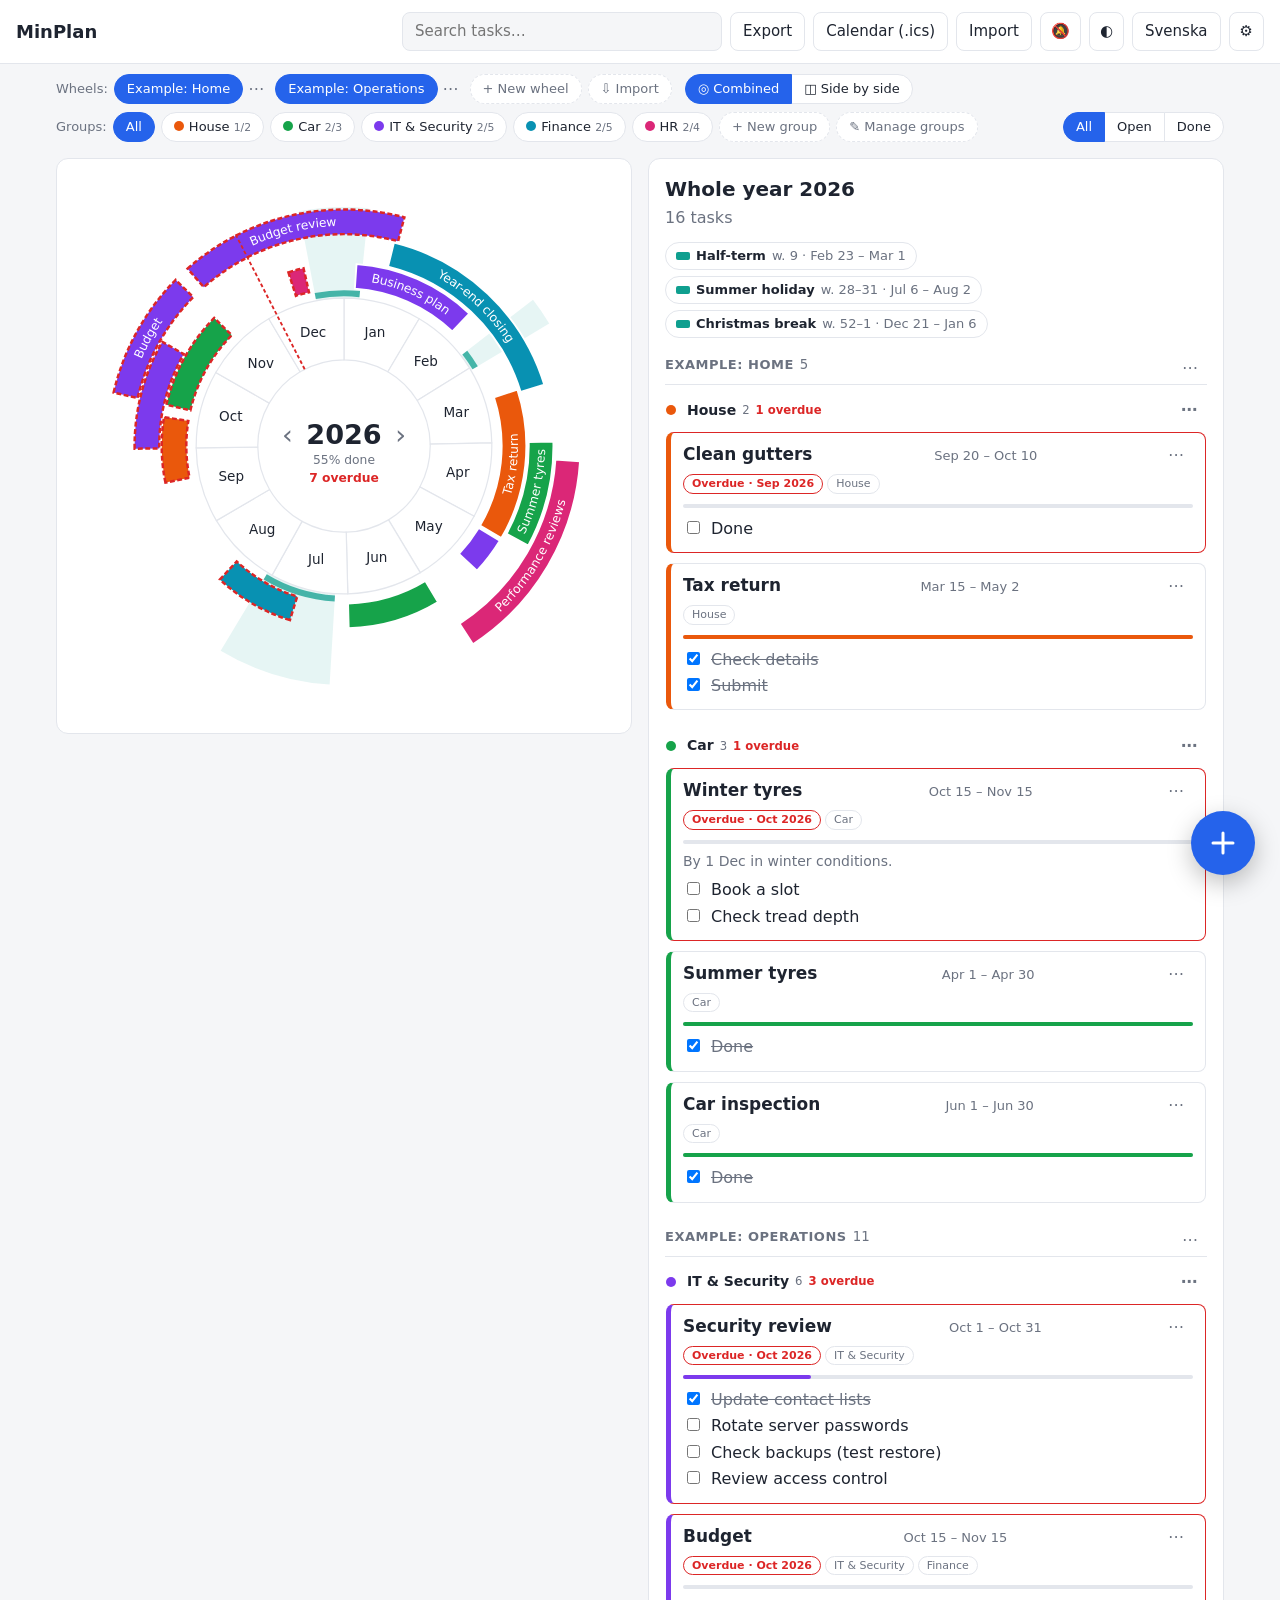
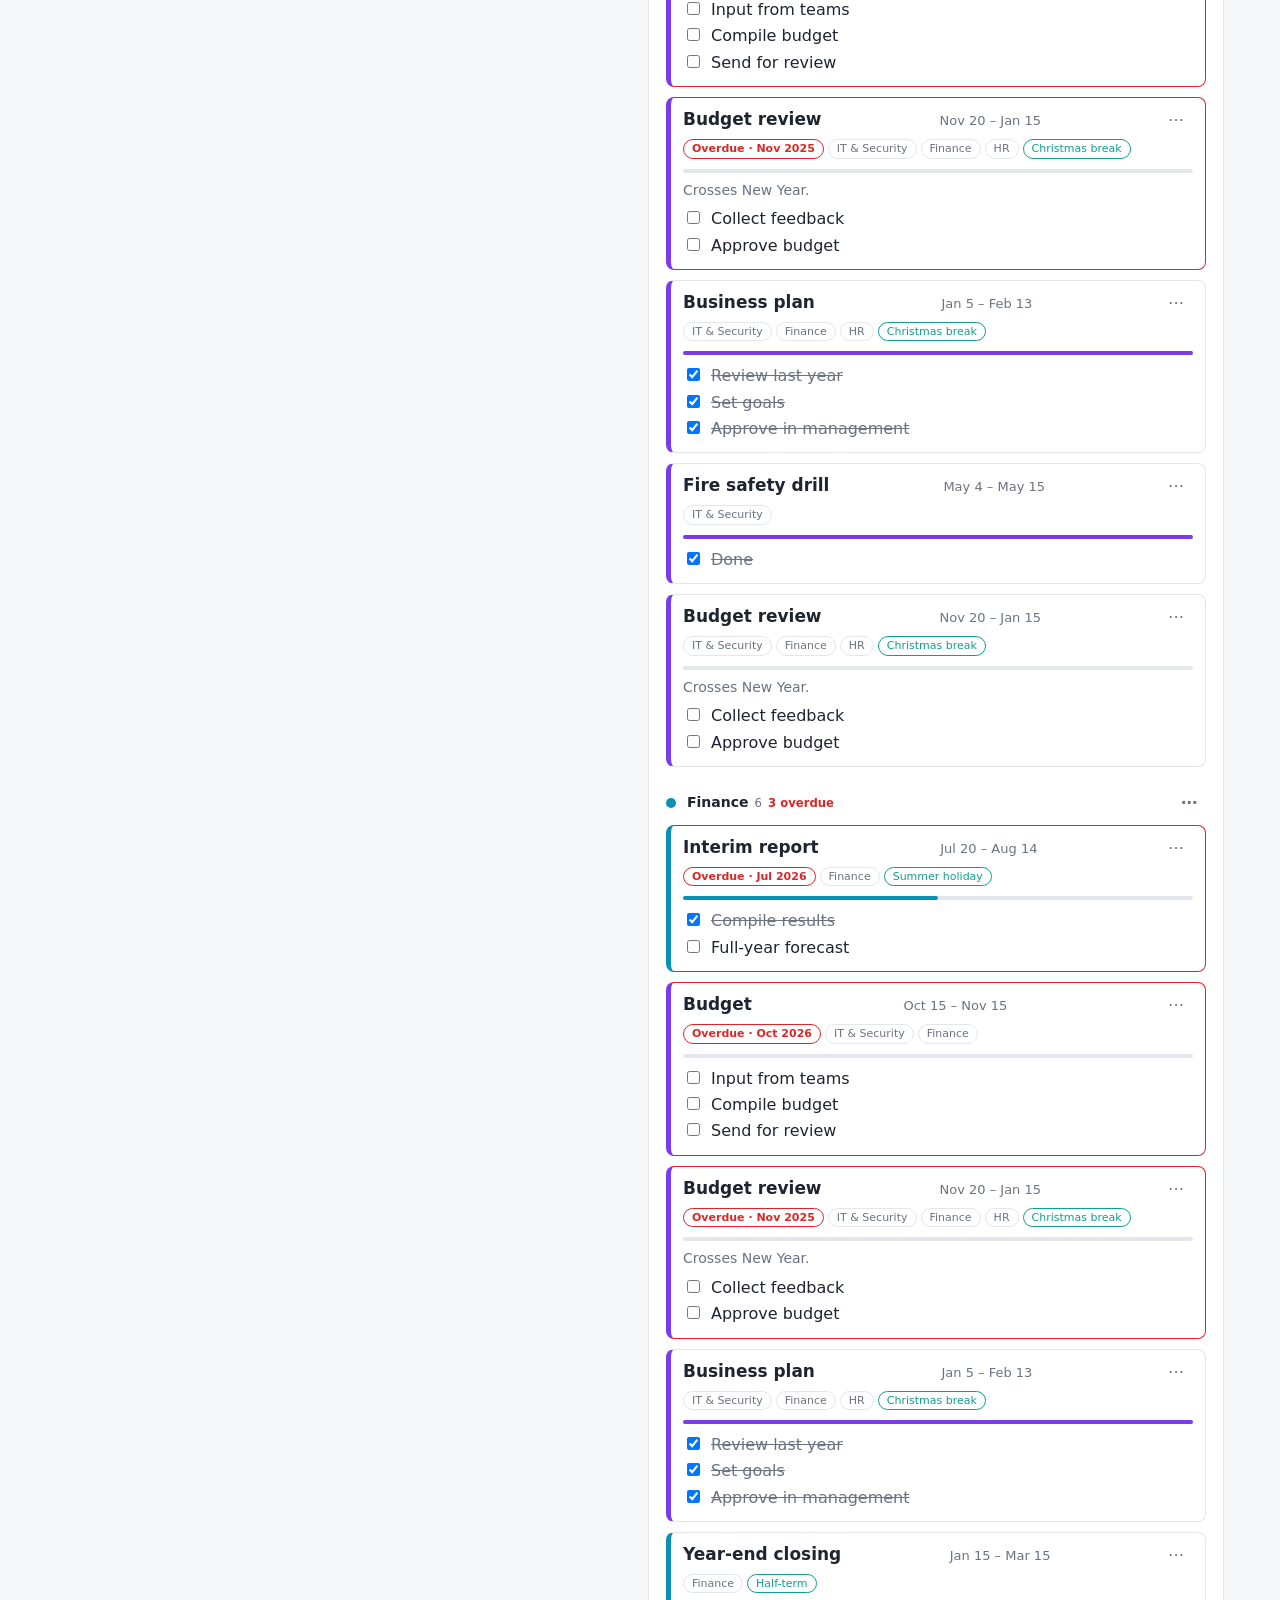
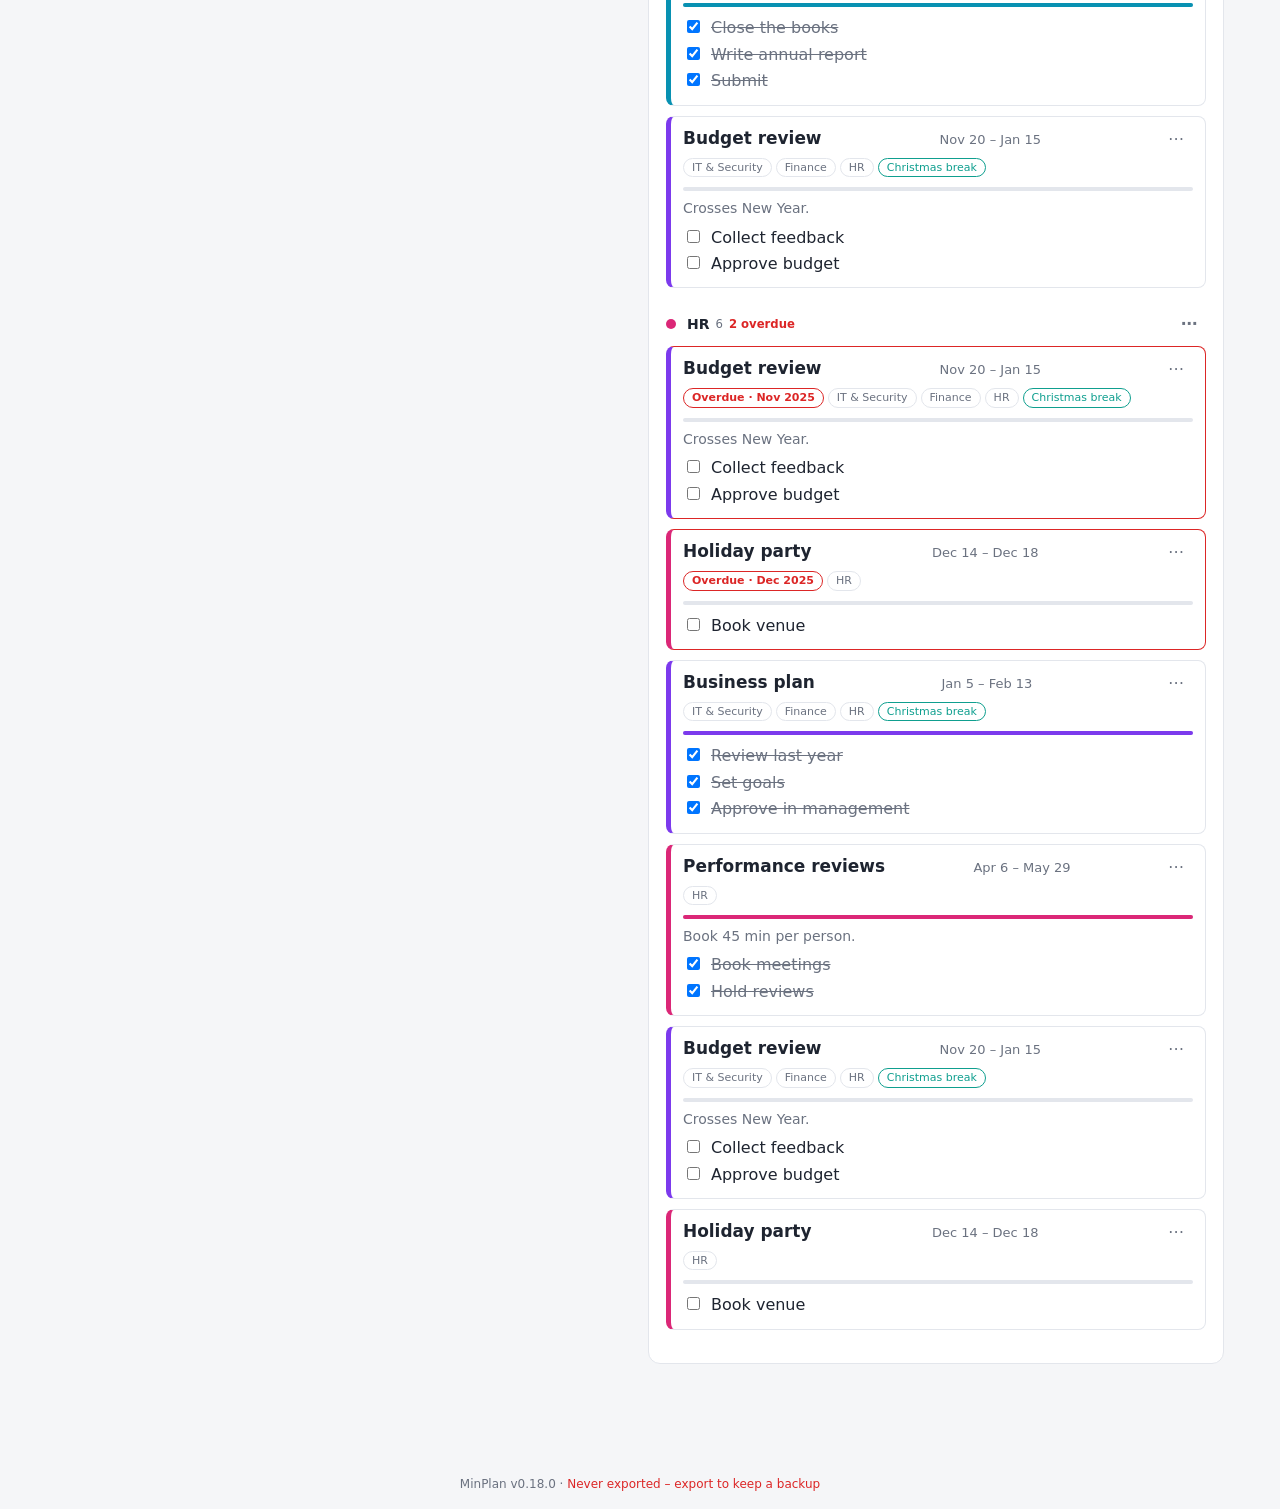
<file: index.html>
<!doctype html>
<html lang="sv">

<head>
  <meta charset="utf-8">
  <meta name="viewport" content="width=device-width, initial-scale=1">
  <meta http-equiv="Content-Security-Policy"
    content="default-src 'self'; style-src 'self' 'unsafe-inline'; img-src 'self' data:; object-src 'none'; base-uri 'none'">
  <meta name="theme-color" content="#2563eb">
  <title>MinPlan</title>
  <link rel="manifest" href="manifest.webmanifest">
  <link rel="icon" href="icon.svg" type="image/svg+xml">
  <link rel="stylesheet" href="css/app.css">
  <script type="module" src="js/app.js"></script>
</head>

<body>
  <header>
    <h1 data-i18n="appName">MinPlan</h1>
    <input id="search" type="search" data-i18n-ph="search">
    <button id="btn-export" data-i18n="export"></button>
    <button id="btn-ics" data-i18n="calendar" data-i18n-title="calendarHint"></button>
    <button id="btn-import" data-i18n="import"></button>
    <button id="btn-notify" class="icon" hidden></button>
    <button id="btn-theme" class="icon"></button>
    <button id="btn-lang"></button>
    <button id="btn-settings" class="icon" data-i18n-title="settings">⚙</button>
  </header>

  <nav class="filters">
    <div id="wheels" class="chips wheels"></div>
    <div id="chips" class="chips"></div>
    <div id="status" class="seg" role="group" data-i18n-title="status"></div>
  </nav>

  <main id="main">
    <section class="card" id="wheel-area"></section>
    <section class="card" id="panel" aria-live="polite"></section>
  </main>

  <footer><span data-i18n="appName"></span> <span id="version"></span> · <span id="backup"></span></footer>

  <dialog id="dlg-task">
    <form id="form-task">
      <h2 id="task-heading"></h2>
      <label><span data-i18n="title"></span><input name="title" required></label>
      <label><span data-i18n="repeat"></span><select name="repeat">
        <option value="date" data-i18n="repeatDate"></option><option value="weeks" data-i18n="repeatWeeks"></option></select></label>
      <div class="row when-date">
        <label><span data-i18n="start"></span><input name="start" class="date" required maxlength="10" inputmode="numeric" autocomplete="off" data-i18n-ph="dateFmt"></label>
        <label><span data-i18n="end"></span><input name="end" class="date" required maxlength="10" inputmode="numeric" autocomplete="off" data-i18n-ph="dateFmt"></label>
      </div>
      <div class="row when-rule" hidden>
        <label><span data-i18n="ruleFrom"></span><select name="nth"></select></label>
        <label><span data-i18n="ruleMonth"></span><select name="rmonth"></select></label>
        <label class="narrow"><span data-i18n="ruleWeeks"></span><input name="rweeks" type="number" min="1" max="26" inputmode="numeric"></label>
      </div>
      <small class="muted when-hint"></small>
      <fieldset>
        <legend data-i18n="units"></legend>
        <div id="task-units"></div>
        <small class="muted" id="task-units-hint" data-i18n="copiesHint"></small>
      </fieldset>
      <label><span data-i18n="note"></span><textarea name="note" rows="2"></textarea></label>
      <label><span data-i18n="checklist"></span><textarea name="items" rows="5" data-i18n-ph="checklistHint"></textarea></label>
      <div class="remind">
        <label class="check"><input type="checkbox" name="remind"><span data-i18n="remindMe"></span></label>
        <label class="check"><input name="remindDays" type="number" min="0" max="365" inputmode="numeric"><span data-i18n="daysBefore"></span></label>
      </div>
      <label class="check"><input type="checkbox" name="notify"><span data-i18n="notifyTask"></span></label>
      <div class="actions">
        <button type="button" id="task-delete" class="danger" data-i18n="delete"></button>
        <span class="spacer"></span>
        <button type="button" data-close data-i18n="cancel"></button>
        <button class="primary" data-i18n="save"></button>
      </div>
    </form>
  </dialog>

  <dialog id="dlg-units">
    <h2 data-i18n="manageUnits"></h2>
    <p class="muted hint" data-i18n="unitsHint"></p>
    <div id="unit-list"></div>
    <div class="actions">
      <span class="spacer"></span>
      <button type="button" class="primary" data-close data-i18n="close"></button>
    </div>
  </dialog>

  <dialog id="dlg-new">
    <form id="form-new">
      <h2 data-i18n="newWheelTitle"></h2>
      <label><span data-i18n="wheelName"></span><input name="name" required></label>
      <fieldset>
        <legend data-i18n="startWith"></legend>
        <label class="check"><input type="radio" name="from" value="empty" checked><span data-i18n="startEmpty"></span></label>
        <label class="check"><input type="radio" name="from" value="example"><span data-i18n="startExample"></span></label>
      </fieldset>
      <label class="check" id="clear-box"><input type="checkbox" name="clear" checked><span id="clear-text"></span></label>
      <small class="muted" id="clear-kept"></small>
      <div class="actions">
        <span class="spacer"></span>
        <button type="button" data-close data-i18n="cancel"></button>
        <button class="primary" data-i18n="create"></button>
      </div>
    </form>
  </dialog>

  <dialog id="dlg-wheel">
    <form id="form-wheel">
      <h2 data-i18n="wheelSettings"></h2>
      <label><span data-i18n="wheelName"></span><input name="name" required></label>
      <div class="actions">
        <button type="button" id="wheel-delete" class="danger" data-i18n="delete"></button>
        <span class="spacer"></span>
        <button type="button" data-close data-i18n="cancel"></button>
        <button class="primary" data-i18n="save"></button>
      </div>
    </form>
  </dialog>
  <dialog id="dlg-period">
    <form id="form-period">
      <h2 id="period-heading"></h2>
      <label><span data-i18n="periodName"></span><input name="name" required data-i18n-ph="periodPh"></label>
      <label hidden><span data-i18n="wheel"></span><select name="wheel"></select></label>
      <label><span data-i18n="repeat"></span><select name="repeat">
        <option value="date" data-i18n="repeatDate"></option><option value="weeks" data-i18n="repeatWeeks"></option></select></label>
      <div class="row when-date">
        <label><span data-i18n="start"></span><input name="start" class="date" required maxlength="10" inputmode="numeric" autocomplete="off" data-i18n-ph="dateFmt"></label>
        <label><span data-i18n="end"></span><input name="end" class="date" required maxlength="10" inputmode="numeric" autocomplete="off" data-i18n-ph="dateFmt"></label>
      </div>
      <div class="row when-rule" hidden>
        <label><span data-i18n="ruleFrom"></span><select name="nth"></select></label>
        <label><span data-i18n="ruleMonth"></span><select name="rmonth"></select></label>
        <label class="narrow"><span data-i18n="ruleWeeks"></span><input name="rweeks" type="number" min="1" max="26" inputmode="numeric"></label>
      </div>
      <small class="muted when-hint"></small>
      <label class="check"><input type="checkbox" name="recurring"><span data-i18n="recurring"></span></label>
      <small class="muted" data-i18n="recurringHint"></small>
      <div class="remind">
        <label class="check"><input type="checkbox" name="remind"><span data-i18n="remindMe"></span></label>
        <label class="check"><input name="remindDays" type="number" min="0" max="365" inputmode="numeric"><span data-i18n="daysBefore"></span></label>
      </div>
      <div class="actions">
        <button type="button" id="period-delete" class="danger" data-i18n="delete"></button>
        <span class="spacer"></span>
        <button type="button" data-close data-i18n="cancel"></button>
        <button class="primary" data-i18n="save"></button>
      </div>
    </form>
  </dialog>

  <dialog id="dlg-settings">
    <form id="form-settings">
      <h2 data-i18n="settings"></h2>
      <fieldset>
        <legend data-i18n="appearance"></legend>
        <label><span data-i18n="textSize"></span>
          <span class="range"><input type="range" name="fs" min="90" max="160" step="10"><output id="fs-out"></output></span></label>
        <label><span data-i18n="pageWidth"></span><select name="width">
          <option value="normal" data-i18n="widthNormal"></option><option value="wide" data-i18n="widthWide"></option>
          <option value="full" data-i18n="widthFull"></option></select></label>
        <label><span data-i18n="cols"></span><select name="cols">
          <option value="wheel" data-i18n="colsWheel"></option><option value="even" data-i18n="colsEven"></option>
          <option value="list" data-i18n="colsList"></option></select></label>
        <label><span data-i18n="themeLabel"></span><select name="theme">
          <option value="auto" data-i18n="themeOptAuto"></option><option value="light" data-i18n="themeOptLight"></option>
          <option value="dark" data-i18n="themeOptDark"></option></select></label>
        <label><span data-i18n="language"></span><select name="lang">
          <option value="sv">Svenska</option><option value="en">English</option></select></label>
      </fieldset>
      <fieldset>
        <legend data-i18n="wheels"></legend>
        <div id="set-wheels" class="checks"></div>
        <button type="button" id="set-code" data-i18n="addFromCode"></button>
        <label><span data-i18n="layout"></span><select name="layout">
          <option value="merged" data-i18n="merged"></option><option value="split" data-i18n="split"></option></select></label>
      </fieldset>
      <fieldset>
        <legend data-i18n="units"></legend>
        <button type="button" id="set-units" data-i18n="manageUnits"></button>
      </fieldset>
      <fieldset id="set-notify-box">
        <legend data-i18n="notifications"></legend>
        <label class="check"><input type="checkbox" name="notify"><span data-i18n="notifySetting"></span></label>
      </fieldset>
      <div class="actions">
        <span class="spacer"></span>
        <button type="button" class="primary" data-close data-i18n="close"></button>
      </div>
    </form>
  </dialog>

  <dialog id="dlg-share">
    <h2 data-i18n="shareTitle"></h2>
    <p class="muted hint" data-i18n="shareHint"></p>
    <textarea id="share-code" class="code" rows="6" readonly></textarea>
    <div class="actions">
      <button type="button" id="share-link" data-i18n="copyLink"></button>
      <span class="spacer"></span>
      <button type="button" data-close data-i18n="close"></button>
      <button type="button" id="share-copy" class="primary" data-i18n="copyCode"></button>
    </div>
  </dialog>

  <dialog id="dlg-export">
    <h2 data-i18n="exportTitle"></h2>
    <p class="muted hint" data-i18n="exportHint"></p>
    <label><span data-i18n="wheel"></span><select id="export-wheel"></select></label>
    <textarea id="export-text" class="code" rows="10" readonly></textarea>
    <div class="actions">
      <button type="button" id="export-all" hidden></button>
      <span class="spacer"></span>
      <button type="button" data-close data-i18n="close"></button>
      <button type="button" id="export-file" data-i18n="downloadFile"></button>
      <button type="button" id="export-copy" class="primary" data-i18n="copyText"></button>
    </div>
  </dialog>

  <dialog id="dlg-code">
    <form id="form-code">
      <h2 data-i18n="addFromCode"></h2>
      <p class="muted hint" data-i18n="codeHint"></p>
      <textarea name="code" class="code" rows="6" required data-i18n-ph="codePh"></textarea>
      <div class="actions">
        <label class="btn"><span data-i18n="pickFile"></span><input id="file" type="file" accept=".json,application/json" hidden></label>
        <span class="spacer"></span>
        <button type="button" data-close data-i18n="cancel"></button>
        <button class="primary" data-i18n="next"></button>
      </div>
    </form>
  </dialog>

  <dialog id="dlg-import">
    <form id="form-import">
      <h2 data-i18n="importTitle"></h2>
      <p id="import-summary"></p>
      <label class="check"><input type="radio" name="mode" value="add" checked><span data-i18n="importAdd"></span></label>
      <label class="check"><input type="radio" name="mode" value="replace"><span data-i18n="importReplace"></span></label>
      <label><span data-i18n="importTarget"></span><select name="target" disabled></select></label>
      <div class="actions">
        <span class="spacer"></span>
        <button type="button" data-close data-i18n="cancel"></button>
        <button class="primary" data-i18n="import"></button>
      </div>
    </form>
  </dialog>

  <dialog id="dlg-confirm">
    <form method="dialog">
      <p id="confirm-text"></p>
      <div class="actions">
        <span class="spacer"></span>
        <button value="no" data-i18n="cancel"></button>
        <button value="yes" class="primary" data-i18n="confirm"></button>
      </div>
    </form>
  </dialog>

  <div id="fab" class="fab-wrap">
    <div id="fab-menu" class="fab-menu" role="menu" inert></div>
    <button id="fab-btn" class="fab" aria-haspopup="menu" aria-expanded="false" data-i18n-title="addTask"><svg viewBox="0 0 24 24" aria-hidden="true"><path d="M12 4v16M4 12h16"/></svg></button>
  </div>

  <div id="toast" class="toast" role="status" hidden></div>
</body>

</html>
</file>
<file: css/app.css>
:root {
  --bg: #f5f6f8;
  --card: #fff;
  --text: #1e2430;
  --muted: #6b7280;
  --line: #e3e6ec;
  --accent: #2563eb;
  --on-accent: #fff;
  --late: #dc2626;
  --period: #0f9f8f;
  color-scheme: light;
}

/* Tema: system (inget data-theme), eller tvingat via data-theme="light"/"dark" på <html>. */
@media (prefers-color-scheme: dark) {
  :root:not([data-theme="light"]) {
    --bg: #14171c;
    --card: #1d2128;
    --text: #e8eaee;
    --muted: #98a0ae;
    --line: #2d333d;
    --accent: #6ea0ff;
    --on-accent: #0b1220;
    --late: #f87171;
  --period: #2dd4bf;
    color-scheme: dark;
  }
}

:root[data-theme="dark"] {
  --bg: #14171c;
  --card: #1d2128;
  --text: #e8eaee;
  --muted: #98a0ae;
  --line: #2d333d;
  --accent: #6ea0ff;
  --on-accent: #0b1220;
  --late: #f87171;
  --period: #2dd4bf;
  color-scheme: dark;
}

/* Globala inställningar (sätts från ⚙ Inställningar): textstorlek, sidbredd, fördelning hjul/lista. */
:root { --fs: 1; --page-max: 1200px; --c1: 1fr; --c2: 1fr; }

* { box-sizing: border-box; }

body {
  margin: 0;
  font: calc(15px * var(--fs))/1.4 system-ui, sans-serif;
  background: var(--bg);
  color: var(--text);
  min-height: 100vh;
  display: flex;
  flex-direction: column;
}

header {
  display: flex;
  flex-wrap: wrap;
  gap: 8px;
  align-items: center;
  padding: 12px 16px;
  background: var(--card);
  border-bottom: 1px solid var(--line);
}

header h1 { font-size: calc(18px * var(--fs)); margin: 0 auto 0 0; }

input, select, textarea, button, .btn {
  font: inherit;
  color: var(--text);
  background: var(--card);
  border: 1px solid var(--line);
  border-radius: 8px;
  padding: 8px 12px;
}

input[type=search] { background: var(--bg); min-width: 200px; flex: 1 1 200px; max-width: 320px; }
button, .btn, select { cursor: pointer; }
button:hover, .btn:hover { border-color: var(--accent); }
:focus-visible { outline: 2px solid var(--accent); outline-offset: 2px; }
.primary { background: var(--accent); border-color: var(--accent); color: var(--on-accent); }
.danger { color: var(--late); }
.icon { padding: 8px 10px; }
.muted { color: var(--muted); }

.filters {
  display: flex;
  flex-wrap: wrap;
  justify-content: space-between;
  gap: 8px;
  padding: 10px 16px 0;
  max-width: var(--page-max);
  width: 100%;
  margin: 0 auto;
}

.chips { display: flex; flex-wrap: wrap; gap: 6px; align-items: center; }
.chips .label { color: var(--muted); font-size: calc(13px * var(--fs)); }
.wheels { flex-basis: 100%; }
.wchip { position: relative; display: inline-flex; align-items: center; }
.wchip .more { margin-left: 0; padding: 0 4px; }
.wheel-head { position: relative; display: flex; align-items: baseline; gap: 6px; margin: 18px 0 6px; padding-bottom: 4px; border-bottom: 1px solid var(--line); }
.wheel-head h3 { margin: 0; }
.wheel-head small { color: var(--muted); }
.wheel-head .more { align-self: center; }
.unit-wheel { margin-bottom: 14px; }
.unit-wheel h3 { margin-top: 4px; }
.chip { padding: 5px 12px; border-radius: 999px; font-size: calc(13px * var(--fs)); }
.chip small { color: var(--muted); }
.chip.on { background: var(--accent); border-color: var(--accent); color: var(--on-accent); }
.chip.on small { color: inherit; opacity: .8; }
.chip.ghost { border-style: dashed; color: var(--muted); }

.seg { display: flex; }
.seg button { border-radius: 0; font-size: calc(13px * var(--fs)); padding: 5px 12px; margin-left: -1px; }
.seg button:first-child { border-radius: 999px 0 0 999px; }
.seg button:last-child { border-radius: 0 999px 999px 0; }
.seg button.on { background: var(--accent); border-color: var(--accent); color: var(--on-accent); position: relative; }

main {
  display: grid;
  grid-template-columns: minmax(320px, var(--c1)) minmax(300px, var(--c2));
  gap: 16px;
  padding: 16px;
  padding-bottom: 104px; /* plats för +-knappen */
  max-width: var(--page-max);
  width: 100%;
  margin: 0 auto;
  flex: 1;
  align-items: start;
}

@media (max-width: 800px) {
  main { grid-template-columns: 1fr; }
}

/* Sida vid sida: hjulen i ett rutnät över hela bredden, listan under. */
main.split { grid-template-columns: 1fr; }
.wheel-grid { display: grid; grid-template-columns: repeat(auto-fit, minmax(280px, 1fr)); gap: 16px; }
.wheel-grid figure { margin: 0; min-width: 0; }
.wheel-grid figcaption { text-align: center; font-weight: 600; margin-bottom: 4px; overflow-wrap: anywhere; }
.wheel-grid svg { max-width: 460px; margin: 0 auto; }
.layout { margin-left: 8px; }

.card { background: var(--card); border: 1px solid var(--line); border-radius: 12px; padding: 16px; min-width: 0; }

/* ---- Hjulet ---- */
svg { width: 100%; height: auto; display: block; }
#wheel { max-height: calc(100vh - 170px); } /* stor skärm: hjulet får inte bli högre än fönstret */
#panel { font-size: calc(16px * var(--fs)); }
.todo-head .link { font-size: 1.06em; }
svg [tabindex]:focus { outline: none; }
svg [tabindex]:focus-visible { stroke: var(--accent); stroke-width: 3; }
.month { fill: var(--card); stroke: var(--line); cursor: pointer; }
.month:hover, .month.sel { fill: var(--accent); fill-opacity: .18; }
.month-label { font-size: 11px; fill: var(--text); pointer-events: none; text-anchor: middle; dominant-baseline: middle; }
.task { cursor: pointer; stroke: var(--card); stroke-width: 1.5; transition: opacity .15s; }
.task:hover { filter: brightness(1.15); }
.task.late { stroke: var(--late); stroke-width: 2; stroke-dasharray: 4 2; }
.dim { opacity: .15; }
.task-label { font-size: 10px; fill: #fff; pointer-events: none; text-anchor: middle; dominant-baseline: central; }
.period-bg { fill: var(--period); fill-opacity: .1; pointer-events: none; }
.period { fill: var(--period); fill-opacity: .75; cursor: pointer; }
.period:hover { fill-opacity: 1; }
.today { stroke: var(--late); stroke-width: 1.5; stroke-dasharray: 3 2; }
.center-year { font-size: 22px; font-weight: 700; fill: var(--text); text-anchor: middle; }
.center-sub { font-size: 10px; fill: var(--muted); text-anchor: middle; }
.center-late { font-size: 10px; fill: var(--late); text-anchor: middle; font-weight: 600; }
.nav { font-size: 22px; fill: var(--muted); text-anchor: middle; cursor: pointer; user-select: none; }
.nav:hover { fill: var(--accent); }

/* ---- Listan ---- */
.panel-head { display: flex; justify-content: space-between; align-items: start; gap: 8px; margin-bottom: 12px; }
.panel-head button { font-size: calc(13px * var(--fs)); padding: 5px 10px; white-space: nowrap; }
h2 { margin: 0 0 4px; font-size: calc(20px * var(--fs)); overflow-wrap: anywhere; }
h3 { font-size: calc(13px * var(--fs)); text-transform: uppercase; letter-spacing: .04em; color: var(--muted); margin: 16px 0 8px; }
.sub, .empty { color: var(--muted); }

.group { display: flex; flex-direction: column; gap: 10px; padding: 6px; margin: 0 -6px 10px; border-radius: 10px; border: 1px dashed transparent; }
.group-head { position: relative; display: flex; align-items: center; gap: 6px; font-weight: 600; font-size: calc(14px * var(--fs)); }
.group-head small { color: var(--muted); font-weight: 400; }
.group-head .late-count { color: var(--late); font-weight: 600; }
.group-name { overflow-wrap: anywhere; }
.drop-hint { margin: 0; font-size: calc(13px * var(--fs)); color: var(--muted); }
.is-dragging :is([data-drop-unit], [data-drop-wheel]) { border-color: var(--line); }
.is-dragging .chip[data-drop-unit] { border-style: dashed; border-color: var(--accent); }
.drop-over, .is-dragging .drop-over { border-color: var(--accent); background: color-mix(in srgb, var(--accent) 10%, transparent); }
.dragging { opacity: .4; }

.more { margin-left: auto; padding: 0 8px; line-height: 22px; border-color: transparent; background: none; color: var(--muted); font-size: calc(16px * var(--fs)); }
.more:hover, .more[aria-expanded="true"] { border-color: var(--line); color: var(--text); }
.menu {
  position: absolute;
  right: 0;
  top: calc(100% + 4px);
  z-index: 5;
  display: flex;
  flex-direction: column;
  min-width: 180px;
  max-width: min(280px, calc(100vw - 48px));
  padding: 4px;
  background: var(--card);
  border: 1px solid var(--line);
  border-radius: 8px;
  box-shadow: 0 6px 20px rgb(0 0 0 / .15);
}
.menu button { border: none; background: none; text-align: left; padding: 7px 10px; border-radius: 6px; font-size: calc(14px * var(--fs)); font-weight: 400; overflow-wrap: anywhere; }
.menu button:hover, .menu button:focus-visible { background: var(--bg); outline: none; }

.todo { border: 1px solid var(--line); border-left: 5px solid var(--c); border-radius: 8px; padding: 10px 12px; background: var(--card); }
.todo.late { border-color: var(--late); border-left-color: var(--c); }
.todo-head { position: relative; display: flex; align-items: baseline; gap: 8px; }
.todo-head .link { margin-right: auto; }
.todo[draggable] { cursor: grab; }
.link { all: unset; font-weight: 600; cursor: pointer; overflow-wrap: anywhere; }
.link:hover { text-decoration: underline; }
.link:focus-visible { outline: 2px solid var(--accent); }
.todo-dates { color: var(--muted); font-size: calc(13px * var(--fs)); white-space: nowrap; }
.tags { margin-top: 4px; }
.tag { display: inline-block; font-size: calc(11px * var(--fs)); padding: 1px 8px; border-radius: 999px; border: 1px solid var(--line); color: var(--muted); margin: 0 4px 2px 0; }
.late-tag { border-color: var(--late); color: var(--late); font-weight: 600; }
.bar { height: 4px; background: var(--line); border-radius: 2px; margin: 8px 0; }
.bar > i { display: block; height: 100%; border-radius: 2px; background: var(--c); }
.note { margin: 0 0 6px; white-space: pre-wrap; overflow-wrap: anywhere; color: var(--muted); font-size: calc(14px * var(--fs)); }
.todo label { display: flex; gap: 8px; align-items: baseline; padding: 2px 0; cursor: pointer; overflow-wrap: anywhere; }
.todo label.done span { text-decoration: line-through; color: var(--muted); }

.periods { display: flex; flex-wrap: wrap; gap: 6px; margin-bottom: 12px; }
.period-chip { display: inline-flex; align-items: center; gap: 6px; padding: 4px 10px; font-size: calc(13px * var(--fs)); border-radius: 999px; text-align: left; }
.period-chip i { width: 14px; height: 8px; border-radius: 2px; background: var(--period); flex: none; }
.period-chip span { color: var(--muted); }
.period-tag { border-color: var(--period); color: var(--period); }

.dot { display: inline-block; width: 10px; height: 10px; border-radius: 50%; margin-right: 5px; }

footer { text-align: center; font-size: calc(12px * var(--fs)); color: var(--muted); padding: 8px 16px 16px; }
footer .warn { color: var(--late); }

.toast {
  position: fixed;
  left: 50%;
  bottom: calc(16px + env(safe-area-inset-bottom, 0px));
  transform: translateX(-50%);
  max-width: calc(100vw - 32px);
  background: var(--text);
  color: var(--bg);
  padding: 10px 16px;
  border-radius: 8px;
  z-index: 10;
}

/* ---- Dialoger ---- */
dialog {
  background: var(--card);
  color: var(--text);
  border: 1px solid var(--line);
  border-radius: 12px;
  padding: 20px;
  width: min(calc(480px * var(--fs)), calc(100vw - 32px));
}
dialog::backdrop { background: rgb(0 0 0 / .4); }
dialog form { display: flex; flex-direction: column; gap: 10px; }
dialog label { display: flex; flex-direction: column; gap: 4px; font-size: calc(13px * var(--fs)); color: var(--muted); }
dialog label > :is(input, textarea, select) { color: var(--text); font-size: calc(15px * var(--fs)); }
[hidden] { display: none !important; }
dialog .row { display: flex; gap: 10px; }
dialog .row label { flex: 1; min-width: 0; }
/* Datumfält: text ÅÅÅÅ-MM-DD + kalenderknapp som öppnar webbläsarens väljare (dold date-input). */
.date-field { position: relative; display: flex; gap: 4px; }
.date-field input.date { flex: 1; min-width: 0; font-variant-numeric: tabular-nums; }
.date-field .pick { padding: 0 10px; }
.date-field .picker { position: absolute; left: 0; bottom: 0; width: 100%; height: 1px; opacity: 0; pointer-events: none; border: 0; padding: 0; }
fieldset { border: 1px solid var(--line); border-radius: 8px; margin: 0; padding: 8px 12px; }
legend { font-size: calc(13px * var(--fs)); color: var(--muted); padding: 0 4px; }
#form-settings fieldset { display: flex; flex-direction: column; gap: 10px; margin-bottom: 12px; }
#dlg-export label { margin-bottom: 10px; }
.code { width: 100%; font-family: ui-monospace, monospace; font-size: calc(12px * var(--fs)); word-break: break-all; resize: vertical; }
.range { display: flex; align-items: center; gap: 10px; }
.range input { flex: 1; }
.range output { min-width: 3.5em; text-align: right; color: var(--text); font-variant-numeric: tabular-nums; }
.checks { display: flex; flex-wrap: wrap; gap: 4px 16px; }
/* Grupper per hjul i uppgiftsdialogen: hjulet som rubrik-kryssruta, grupperna indragna under. */
.pick-wheel + .pick-wheel { margin-top: 8px; padding-top: 8px; border-top: 1px solid var(--line); }
.pick-wheel .checks { padding-left: 24px; }
dialog .row.when-rule { flex-wrap: wrap; }
dialog .row.when-rule label { flex: 1 1 9em; }
dialog .row.when-rule label.narrow { flex: 0 0 6.5em; }
.remind { display: flex; flex-wrap: wrap; align-items: center; gap: 6px 12px; }
.remind input[type=number] { width: 4.5em; padding: 6px 8px; }
.remind input:disabled + span { color: var(--muted); }
dialog label.check { flex-direction: row; align-items: center; gap: 6px; color: var(--text); font-size: calc(15px * var(--fs)); }
.actions { display: flex; flex-wrap: wrap; justify-content: flex-end; gap: 8px; margin-top: 8px; }
.spacer { flex: 1; }
.unit-row { display: flex; gap: 8px; margin-bottom: 8px; }
.unit-row { align-items: center; }
.unit-row input[name=name] { flex: 1; min-width: 0; }
.unit-count { white-space: nowrap; }
.hint { margin: 0 0 12px; font-size: calc(13px * var(--fs)); }
.unit-row input[type=color] { padding: 2px; width: 44px; height: 40px; }

/* ---- Utskrift ---- */
/* ---- Flytande +-knapp med utfällbar meny ---- */
.fab-wrap {
  position: fixed;
  right: calc(25px + env(safe-area-inset-right, 0px));
  bottom: calc(25px + env(safe-area-inset-bottom, 0px));
  z-index: 20;
  display: flex;
  flex-direction: column;
  align-items: flex-end;
  gap: 14px;
  pointer-events: none; /* den dolda menyn får inte blockera klick på sidan */
}
/* Mörk bakgrund bakom öppen meny så att valen går att läsa ovanpå hjulet och listan. */
.fab-wrap::before {
  content: '';
  position: fixed;
  inset: 0;
  z-index: -1;
  background: rgb(0 0 0 / .6);
  opacity: 0;
  transition: opacity .2s;
  pointer-events: none;
}
.fab-wrap.open::before { opacity: 1; pointer-events: auto; }
.fab {
  pointer-events: auto;
  width: 64px;
  height: 64px;
  padding: 0;
  border: none;
  border-radius: 50%;
  background: var(--accent);
  color: var(--on-accent);
  font-size: 36px;
  line-height: 1;
  display: grid;
  place-items: center;
  box-shadow: 0 8px 24px rgb(0 0 0 / .25);
  transition: transform .4s cubic-bezier(.34, 1.56, .64, 1);
}
.fab:hover { transform: scale(1.07); }
.fab:active { transform: scale(.94); }
.fab svg, .fab-mini svg { display: block; fill: none; stroke: currentColor; stroke-linecap: round; }
.fab svg { width: 30px; height: 30px; stroke-width: 2.4; transition: transform .45s cubic-bezier(.34, 1.56, .64, 1); }
.fab-mini svg { width: 22px; height: 22px; stroke-width: 2.6; }
.fab[aria-expanded="true"] svg { transform: rotate(135deg); }

.fab-menu {
  display: flex;
  flex-direction: column;
  align-items: flex-end;
  gap: 10px;
  margin-right: 10px;
  pointer-events: none;
}
.fab-menu.open { pointer-events: auto; }
.fab-item {
  display: flex;
  align-items: center;
  gap: 10px;
  padding: 0;
  border: none;
  background: none;
  opacity: 0;
  transform: translateY(calc(28px + var(--i) * 10px)) scale(.3);
  transform-origin: right center;
  /* Fjäder: kurvan skjuter över målet och studsar tillbaka. Stängning sker utan fördröjning. */
  transition: transform .5s cubic-bezier(.34, 1.56, .64, 1), opacity .15s;
}
.fab-menu.open .fab-item {
  opacity: 1;
  transform: none;
  transition-delay: calc(var(--i) * 45ms);
}
.fab-item:hover { border: none; }
.fab-label {
  max-width: 60vw;
  overflow: hidden;
  text-overflow: ellipsis;
  white-space: nowrap;
  padding: 5px 12px;
  border: 1px solid var(--line);
  border-radius: 8px;
  background: var(--card);
  color: var(--text);
  font-size: calc(15px * var(--fs));
  font-weight: 500;
  box-shadow: 0 4px 12px rgb(0 0 0 / .3);
}
.fab-mini {
  width: 46px;
  height: 46px;
  flex: none;
  border-radius: 50%;
  background: var(--c);
  color: #fff;
  font-size: 24px;
  display: grid;
  place-items: center;
  box-shadow: 0 4px 12px rgb(0 0 0 / .2);
  transition: transform .2s;
}
.fab-item:hover .fab-mini, .fab-item:focus-visible .fab-mini { transform: scale(1.1); }
.fab-item:focus-visible { outline: none; }
.fab-item:focus-visible .fab-label { outline: 2px solid var(--accent); }
.fab-item.ghost .fab-mini { background: var(--card); color: var(--muted); border: 2px dashed var(--muted); font-size: 18px; }

@media (prefers-reduced-motion: reduce) {
  .fab, .fab svg, .fab-item, .fab-mini, .fab-wrap::before { transition: none !important; }
}

@media print {
  header, .filters, footer, .toast, .fab-wrap, .panel-head button, .more, .drop-hint { display: none; }
  body { background: #fff; }
  main { grid-template-columns: 1fr; }
  .card { border: none; break-inside: avoid; }
  .todo { break-inside: avoid; }
}

/* iPhone zoomar in när man trycker i ett fält med text under 16px. Håll fälten på minst 16px på pekskärmar
   (zoom med två fingrar fungerar som vanligt). */
@media (pointer: coarse) {
  input, select, textarea { font-size: max(16px, calc(15px * var(--fs))) !important; }
}
</file>
